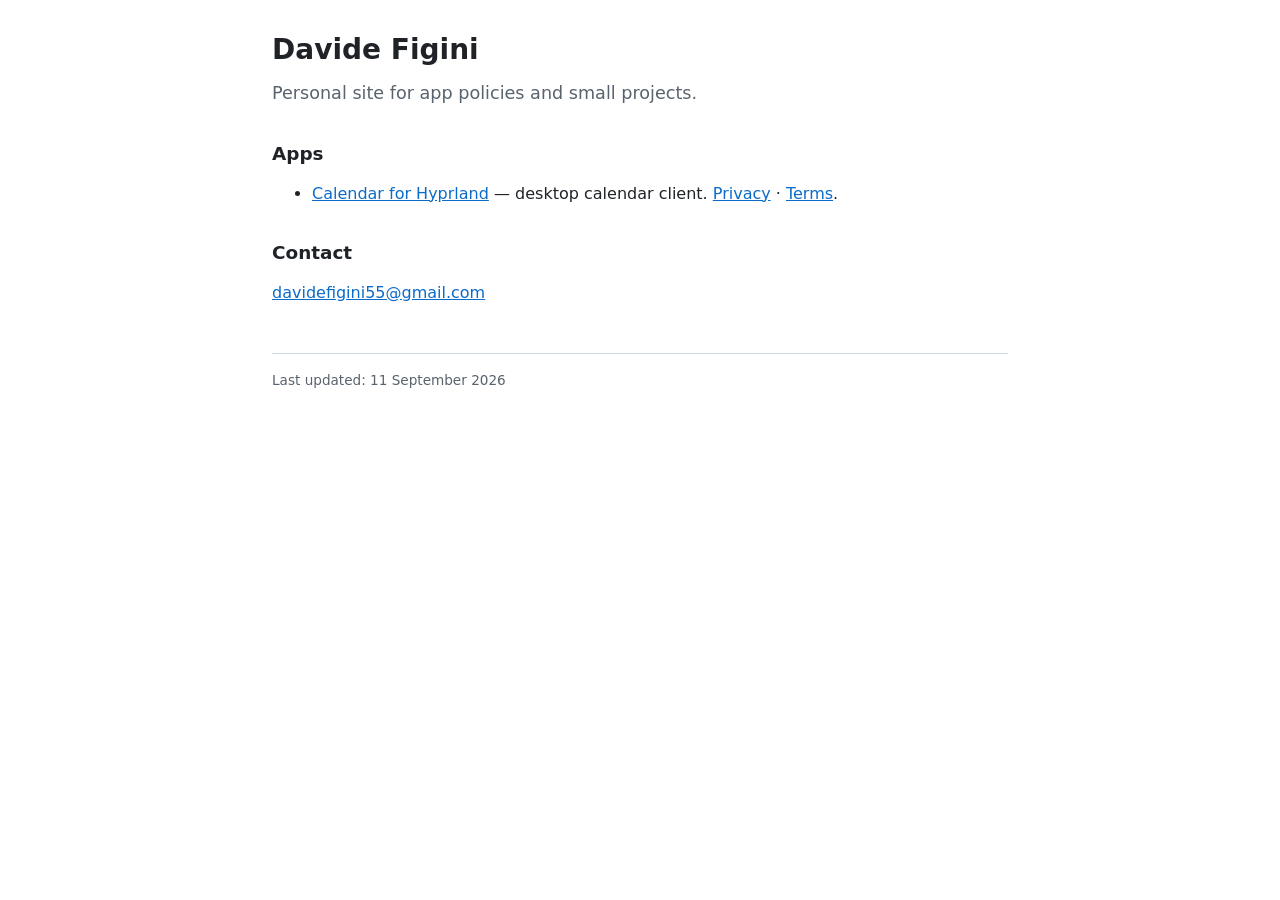
<file: index.html>
<!DOCTYPE html>
<html lang="en">
<head>
<meta charset="utf-8">
<meta name="viewport" content="width=device-width, initial-scale=1">
<title>Davide Figini</title>
<meta name="description" content="Personal GitHub Pages site.">
<link rel="stylesheet" href="style.css">
</head>
<body>
<main>
<h1>Davide Figini</h1>

<p class="lead">Personal site for app policies and small projects.</p>

<h2>Apps</h2>
<ul>
<li>
<a href="calendar-for-hyprland/">Calendar for Hyprland</a> &mdash; desktop calendar client.
<a href="calendar-for-hyprland/privacy.html">Privacy</a> &middot;
<a href="calendar-for-hyprland/terms.html">Terms</a>.
</li>
</ul>

<h2>Contact</h2>
<p><a href="mailto:davidefigini55@gmail.com">davidefigini55@gmail.com</a></p>
</main>

<footer>Last updated: 11 September 2026</footer>
</body>
</html>
</file>
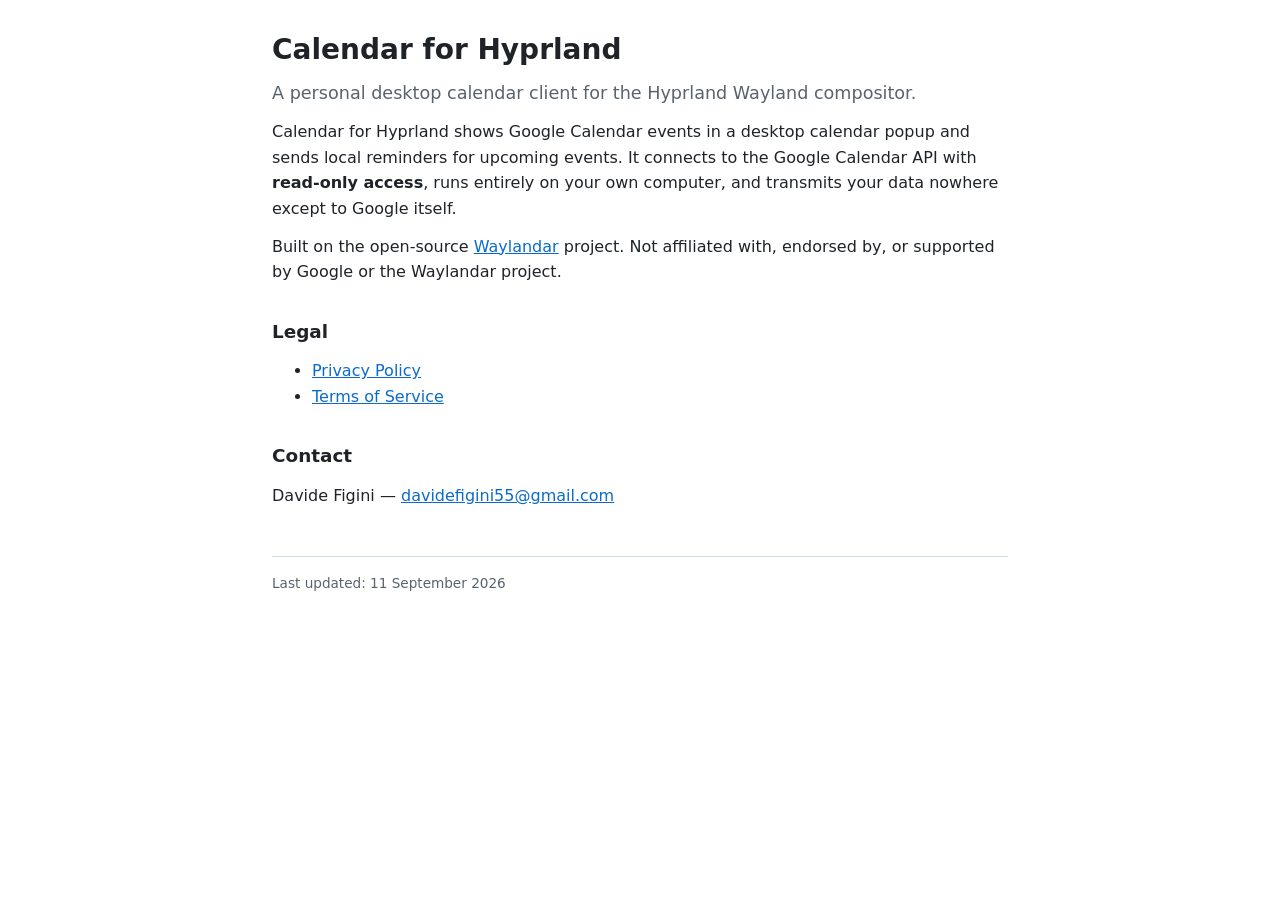
<file: calendar-for-hyprland/index.html>
<!DOCTYPE html>
<html lang="en">
<head>
<meta charset="utf-8">
<meta name="viewport" content="width=device-width, initial-scale=1">
<title>Calendar for Hyprland</title>
<meta name="description" content="A personal desktop calendar client for the Hyprland Wayland compositor.">
<link rel="stylesheet" href="../style.css">
</head>
<body>
<main>
<h1>Calendar for Hyprland</h1>

<p class="lead">A personal desktop calendar client for the Hyprland Wayland compositor.</p>

<p>
Calendar for Hyprland shows Google Calendar events in a desktop calendar popup and
sends local reminders for upcoming events. It connects to the Google Calendar API
with <strong>read-only access</strong>, runs entirely on your own computer, and
transmits your data nowhere except to Google itself.
</p>

<p>
Built on the open-source <a href="https://github.com/samjoshuadud/waylandar">Waylandar</a> project.
Not affiliated with, endorsed by, or supported by Google or the Waylandar project.
</p>

<h2>Legal</h2>
<ul>
<li><a href="privacy.html">Privacy Policy</a></li>
<li><a href="terms.html">Terms of Service</a></li>
</ul>

<h2>Contact</h2>
<p>Davide Figini &mdash; <a href="mailto:davidefigini55@gmail.com">davidefigini55@gmail.com</a></p>
</main>

<footer>Last updated: 11 September 2026</footer>
</body>
</html>
</file>
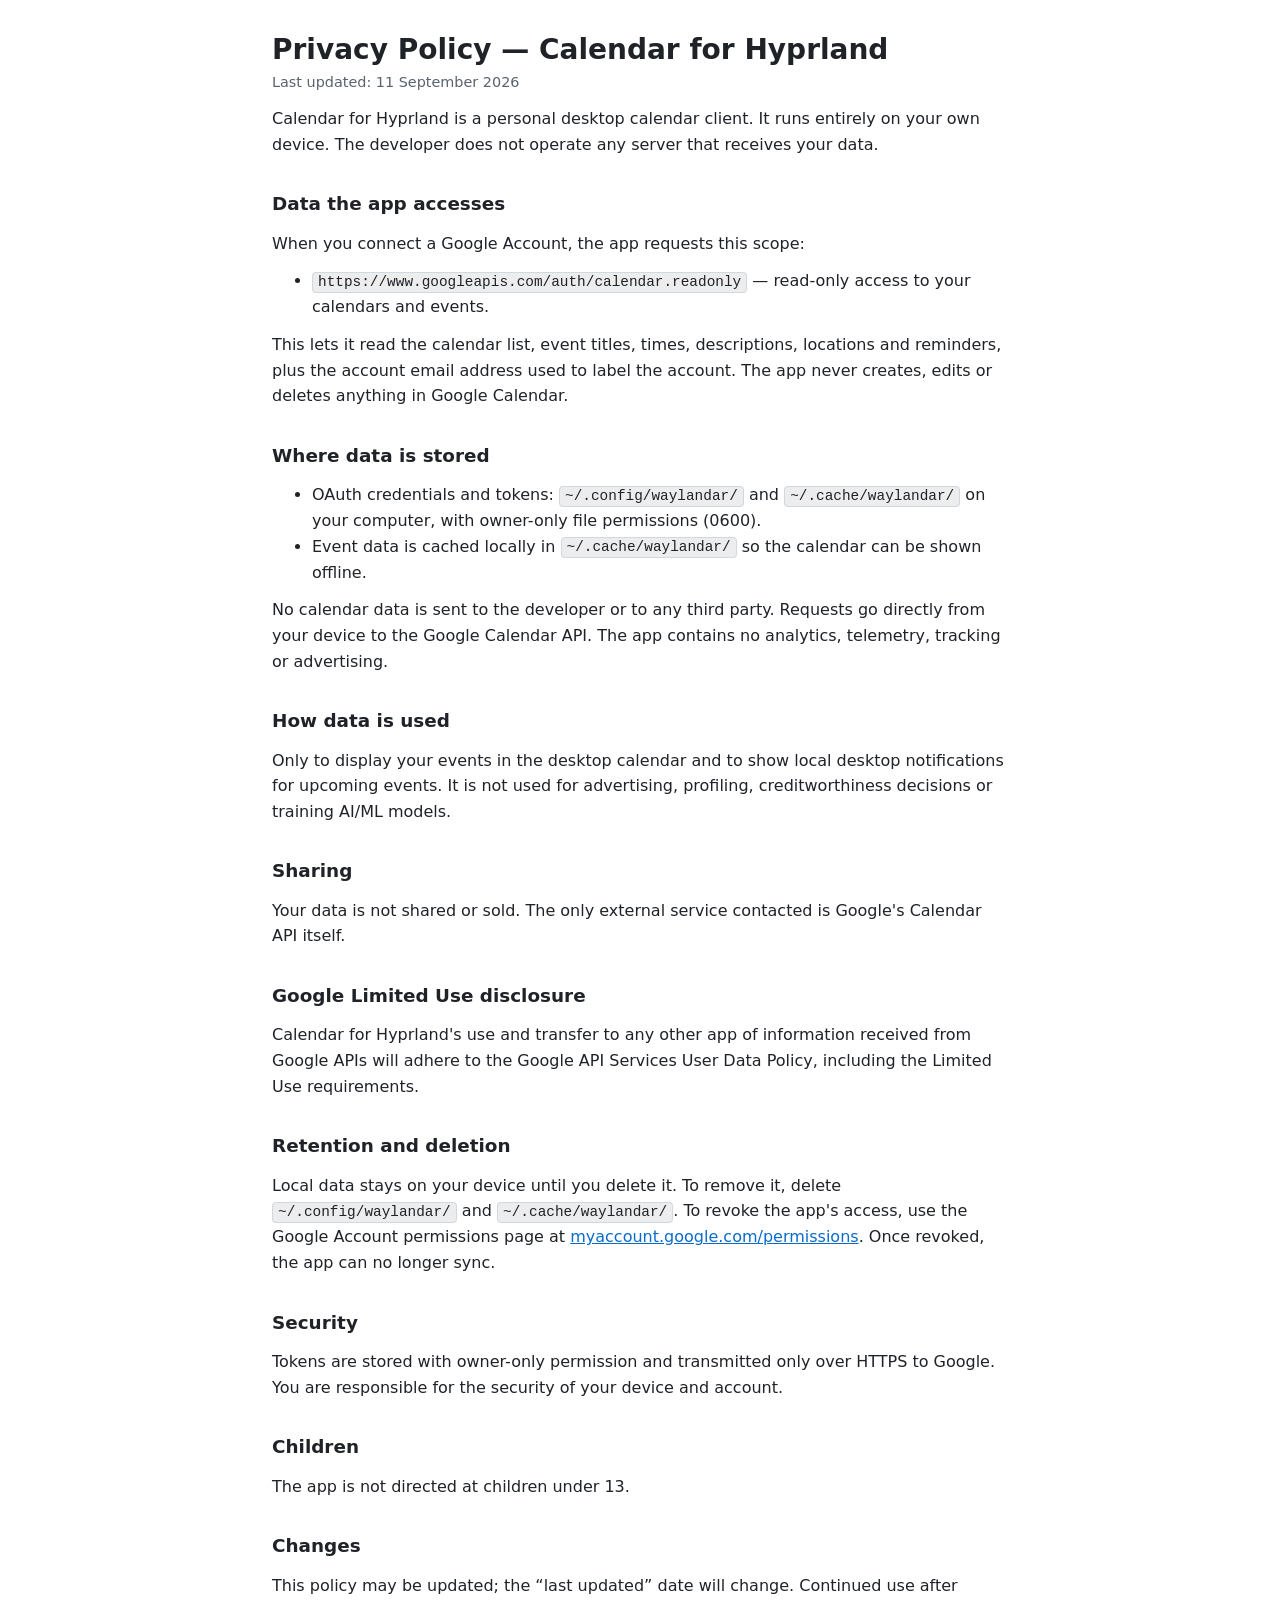
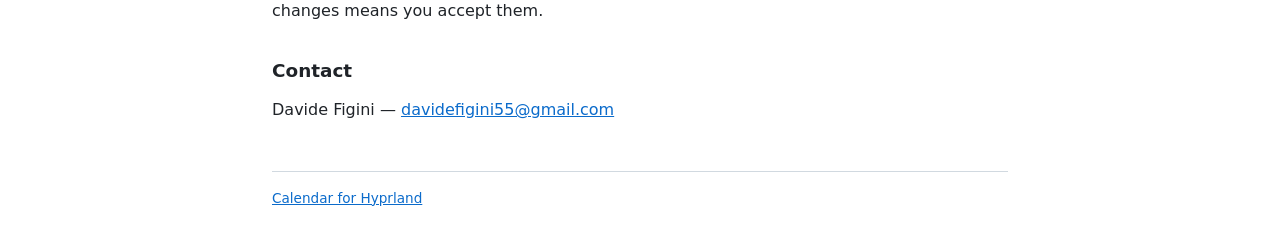
<file: privacy.html>
<!DOCTYPE html>
<html lang="en">
<head>
<meta charset="utf-8">
<meta name="viewport" content="width=device-width, initial-scale=1">
<title>Privacy Policy &mdash; Calendar for Hyprland</title>
<meta name="description" content="Privacy Policy for Calendar for Hyprland.">
<link rel="stylesheet" href="style.css">
</head>
<body>
<main>
<h1>Privacy Policy &mdash; Calendar for Hyprland</h1>
<p class="updated">Last updated: 11 September 2026</p>

<p>
Calendar for Hyprland is a personal desktop calendar client. It runs entirely on
your own device. The developer does not operate any server that receives your data.
</p>

<h2>Data the app accesses</h2>
<p>When you connect a Google Account, the app requests this scope:</p>
<ul>
<li><code>https://www.googleapis.com/auth/calendar.readonly</code> &mdash; read-only access to your calendars and events.</li>
</ul>
<p>
This lets it read the calendar list, event titles, times, descriptions, locations
and reminders, plus the account email address used to label the account. The app
never creates, edits or deletes anything in Google Calendar.
</p>

<h2>Where data is stored</h2>
<ul>
<li>OAuth credentials and tokens: <code>~/.config/waylandar/</code> and
<code>~/.cache/waylandar/</code> on your computer, with owner-only file
permissions (0600).</li>
<li>Event data is cached locally in <code>~/.cache/waylandar/</code> so the
calendar can be shown offline.</li>
</ul>
<p>
No calendar data is sent to the developer or to any third party. Requests go
directly from your device to the Google Calendar API. The app contains no
analytics, telemetry, tracking or advertising.
</p>

<h2>How data is used</h2>
<p>
Only to display your events in the desktop calendar and to show local desktop
notifications for upcoming events. It is not used for advertising, profiling,
creditworthiness decisions or training AI/ML models.
</p>

<h2>Sharing</h2>
<p>
Your data is not shared or sold. The only external service contacted is Google's
Calendar API itself.
</p>

<h2>Google Limited Use disclosure</h2>
<p>
Calendar for Hyprland's use and transfer to any other app of information received
from Google APIs will adhere to the Google API Services User Data Policy,
including the Limited Use requirements.
</p>

<h2>Retention and deletion</h2>
<p>
Local data stays on your device until you delete it. To remove it, delete
<code>~/.config/waylandar/</code> and <code>~/.cache/waylandar/</code>. To revoke
the app's access, use the Google Account permissions page at
<a href="https://myaccount.google.com/permissions">myaccount.google.com/permissions</a>.
Once revoked, the app can no longer sync.
</p>

<h2>Security</h2>
<p>
Tokens are stored with owner-only permission and transmitted only over HTTPS to
Google. You are responsible for the security of your device and account.
</p>

<h2>Children</h2>
<p>The app is not directed at children under 13.</p>

<h2>Changes</h2>
<p>
This policy may be updated; the &ldquo;last updated&rdquo; date will change.
Continued use after changes means you accept them.
</p>

<h2>Contact</h2>
<p>Davide Figini &mdash; <a href="mailto:davidefigini55@gmail.com">davidefigini55@gmail.com</a></p>
</main>

<footer><a href="./">Calendar for Hyprland</a></footer>
</body>
</html>
</file>
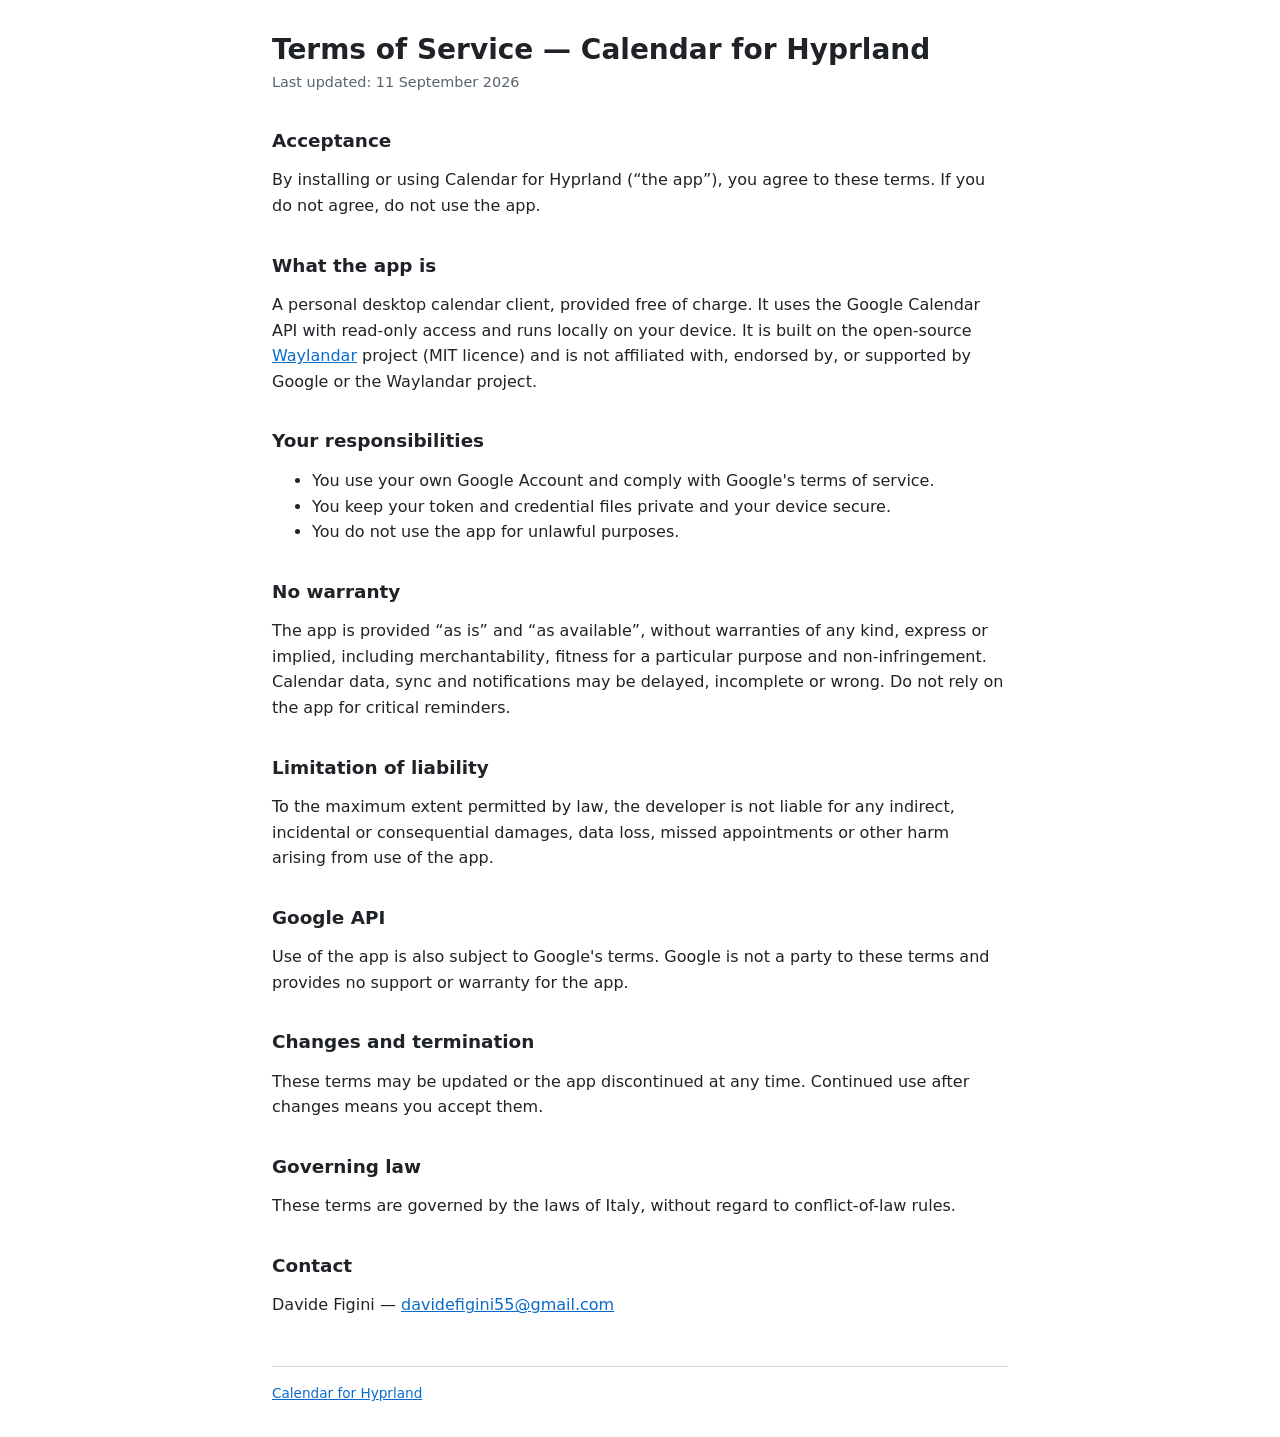
<file: terms.html>
<!DOCTYPE html>
<html lang="en">
<head>
<meta charset="utf-8">
<meta name="viewport" content="width=device-width, initial-scale=1">
<title>Terms of Service &mdash; Calendar for Hyprland</title>
<meta name="description" content="Terms of Service for Calendar for Hyprland.">
<link rel="stylesheet" href="style.css">
</head>
<body>
<main>
<h1>Terms of Service &mdash; Calendar for Hyprland</h1>
<p class="updated">Last updated: 11 September 2026</p>

<h2>Acceptance</h2>
<p>
By installing or using Calendar for Hyprland (&ldquo;the app&rdquo;), you agree to
these terms. If you do not agree, do not use the app.
</p>

<h2>What the app is</h2>
<p>
A personal desktop calendar client, provided free of charge. It uses the Google
Calendar API with read-only access and runs locally on your device. It is built on
the open-source <a href="https://github.com/samjoshuadud/waylandar">Waylandar</a>
project (MIT licence) and is not affiliated with, endorsed by, or supported by
Google or the Waylandar project.
</p>

<h2>Your responsibilities</h2>
<ul>
<li>You use your own Google Account and comply with Google's terms of service.</li>
<li>You keep your token and credential files private and your device secure.</li>
<li>You do not use the app for unlawful purposes.</li>
</ul>

<h2>No warranty</h2>
<p>
The app is provided &ldquo;as is&rdquo; and &ldquo;as available&rdquo;, without
warranties of any kind, express or implied, including merchantability, fitness for
a particular purpose and non-infringement. Calendar data, sync and notifications
may be delayed, incomplete or wrong. Do not rely on the app for critical reminders.
</p>

<h2>Limitation of liability</h2>
<p>
To the maximum extent permitted by law, the developer is not liable for any
indirect, incidental or consequential damages, data loss, missed appointments or
other harm arising from use of the app.
</p>

<h2>Google API</h2>
<p>
Use of the app is also subject to Google's terms. Google is not a party to these
terms and provides no support or warranty for the app.
</p>

<h2>Changes and termination</h2>
<p>
These terms may be updated or the app discontinued at any time. Continued use
after changes means you accept them.
</p>

<h2>Governing law</h2>
<p>
These terms are governed by the laws of Italy, without regard to conflict-of-law
rules.
</p>

<h2>Contact</h2>
<p>Davide Figini &mdash; <a href="mailto:davidefigini55@gmail.com">davidefigini55@gmail.com</a></p>
</main>

<footer><a href="./">Calendar for Hyprland</a></footer>
</body>
</html>
</file>
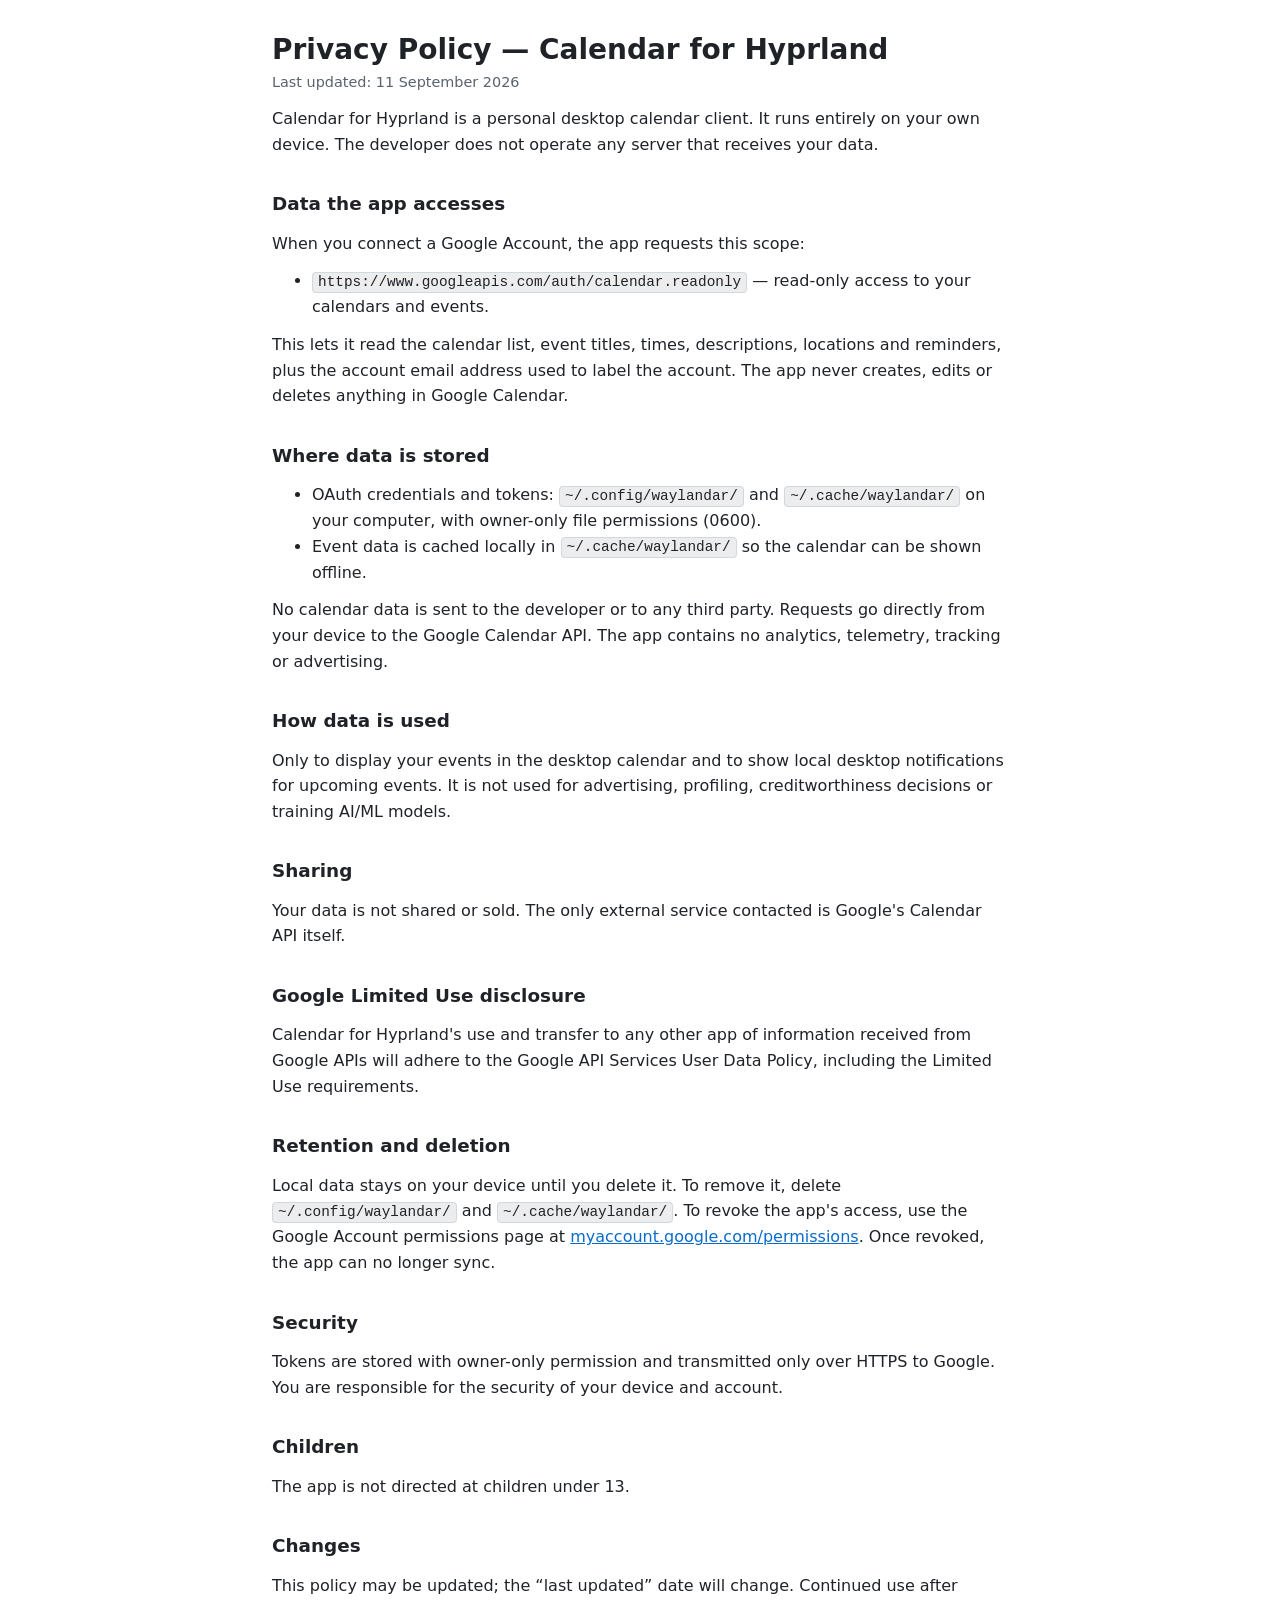
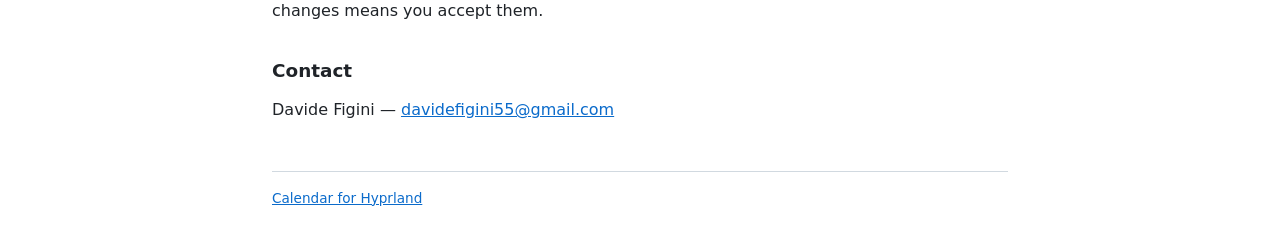
<file: calendar-for-hyprland/privacy.html>
<!DOCTYPE html>
<html lang="en">
<head>
<meta charset="utf-8">
<meta name="viewport" content="width=device-width, initial-scale=1">
<title>Privacy Policy &mdash; Calendar for Hyprland</title>
<meta name="description" content="Privacy Policy for Calendar for Hyprland.">
<link rel="stylesheet" href="../style.css">
</head>
<body>
<main>
<h1>Privacy Policy &mdash; Calendar for Hyprland</h1>
<p class="updated">Last updated: 11 September 2026</p>

<p>
Calendar for Hyprland is a personal desktop calendar client. It runs entirely on
your own device. The developer does not operate any server that receives your data.
</p>

<h2>Data the app accesses</h2>
<p>When you connect a Google Account, the app requests this scope:</p>
<ul>
<li><code>https://www.googleapis.com/auth/calendar.readonly</code> &mdash; read-only access to your calendars and events.</li>
</ul>
<p>
This lets it read the calendar list, event titles, times, descriptions, locations
and reminders, plus the account email address used to label the account. The app
never creates, edits or deletes anything in Google Calendar.
</p>

<h2>Where data is stored</h2>
<ul>
<li>OAuth credentials and tokens: <code>~/.config/waylandar/</code> and
<code>~/.cache/waylandar/</code> on your computer, with owner-only file
permissions (0600).</li>
<li>Event data is cached locally in <code>~/.cache/waylandar/</code> so the
calendar can be shown offline.</li>
</ul>
<p>
No calendar data is sent to the developer or to any third party. Requests go
directly from your device to the Google Calendar API. The app contains no
analytics, telemetry, tracking or advertising.
</p>

<h2>How data is used</h2>
<p>
Only to display your events in the desktop calendar and to show local desktop
notifications for upcoming events. It is not used for advertising, profiling,
creditworthiness decisions or training AI/ML models.
</p>

<h2>Sharing</h2>
<p>
Your data is not shared or sold. The only external service contacted is Google's
Calendar API itself.
</p>

<h2>Google Limited Use disclosure</h2>
<p>
Calendar for Hyprland's use and transfer to any other app of information received
from Google APIs will adhere to the Google API Services User Data Policy,
including the Limited Use requirements.
</p>

<h2>Retention and deletion</h2>
<p>
Local data stays on your device until you delete it. To remove it, delete
<code>~/.config/waylandar/</code> and <code>~/.cache/waylandar/</code>. To revoke
the app's access, use the Google Account permissions page at
<a href="https://myaccount.google.com/permissions">myaccount.google.com/permissions</a>.
Once revoked, the app can no longer sync.
</p>

<h2>Security</h2>
<p>
Tokens are stored with owner-only permission and transmitted only over HTTPS to
Google. You are responsible for the security of your device and account.
</p>

<h2>Children</h2>
<p>The app is not directed at children under 13.</p>

<h2>Changes</h2>
<p>
This policy may be updated; the &ldquo;last updated&rdquo; date will change.
Continued use after changes means you accept them.
</p>

<h2>Contact</h2>
<p>Davide Figini &mdash; <a href="mailto:davidefigini55@gmail.com">davidefigini55@gmail.com</a></p>
</main>

<footer><a href="./">Calendar for Hyprland</a></footer>
</body>
</html>
</file>
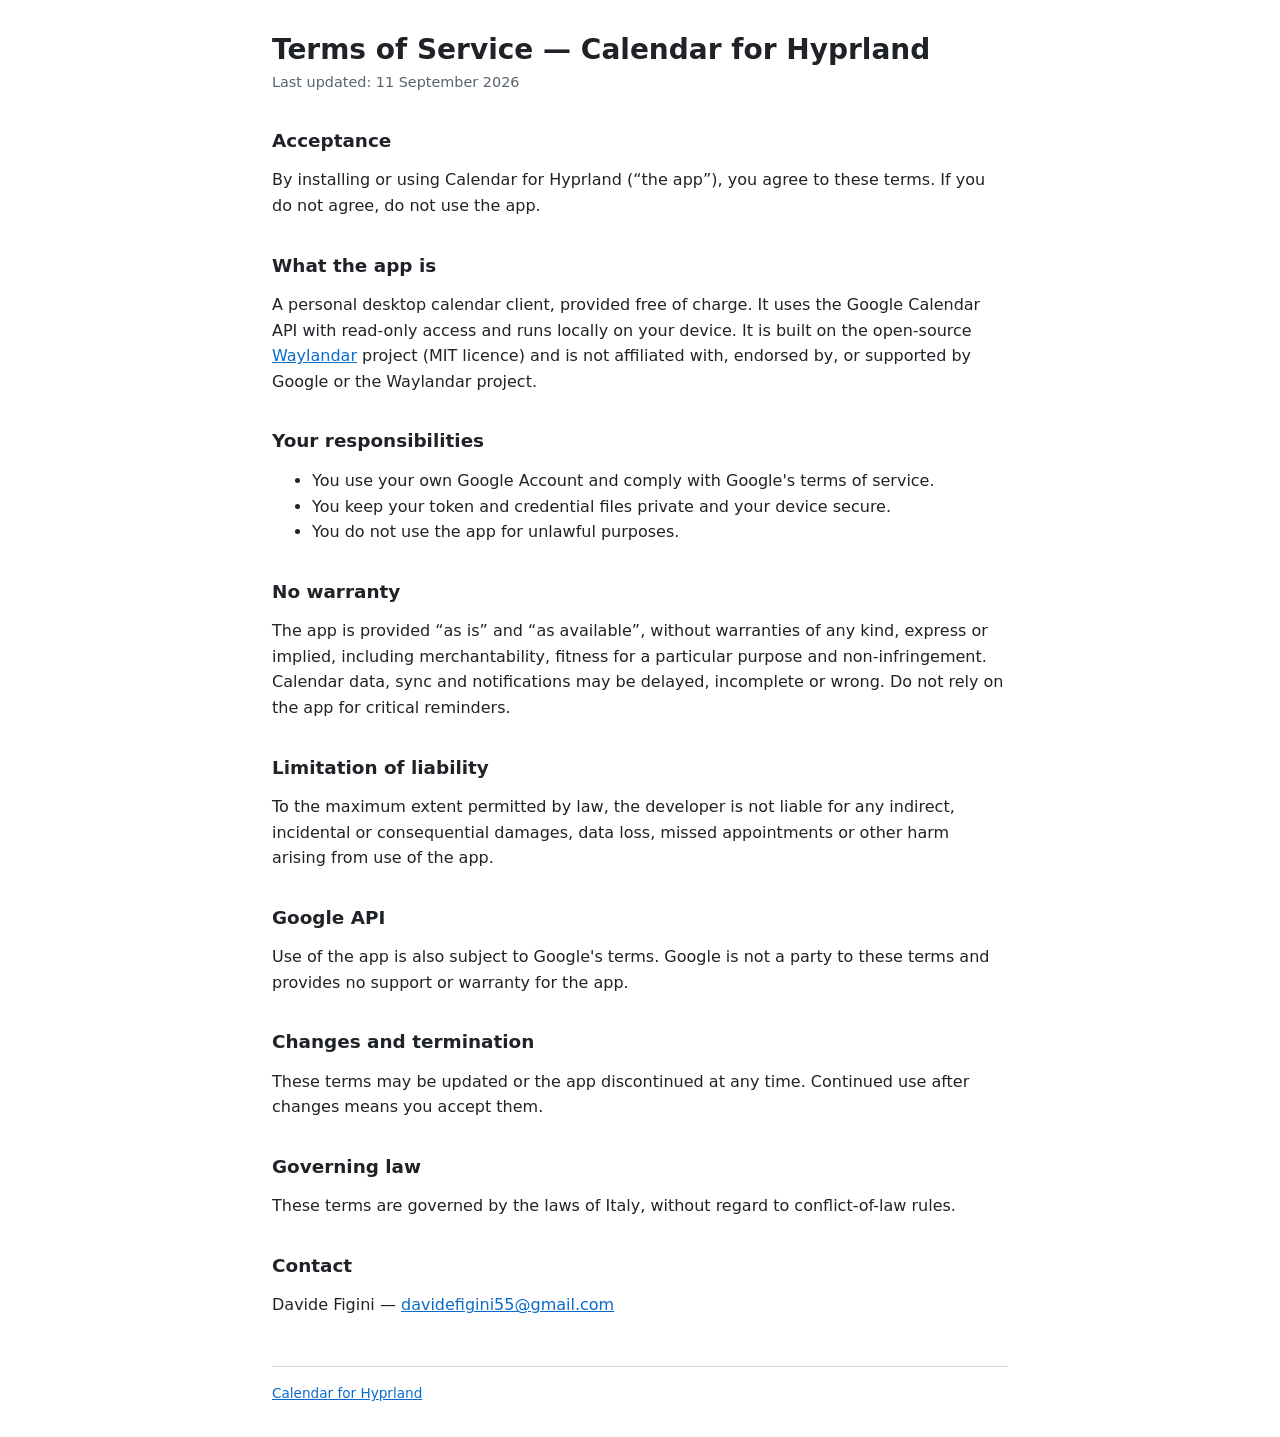
<file: calendar-for-hyprland/terms.html>
<!DOCTYPE html>
<html lang="en">
<head>
<meta charset="utf-8">
<meta name="viewport" content="width=device-width, initial-scale=1">
<title>Terms of Service &mdash; Calendar for Hyprland</title>
<meta name="description" content="Terms of Service for Calendar for Hyprland.">
<link rel="stylesheet" href="../style.css">
</head>
<body>
<main>
<h1>Terms of Service &mdash; Calendar for Hyprland</h1>
<p class="updated">Last updated: 11 September 2026</p>

<h2>Acceptance</h2>
<p>
By installing or using Calendar for Hyprland (&ldquo;the app&rdquo;), you agree to
these terms. If you do not agree, do not use the app.
</p>

<h2>What the app is</h2>
<p>
A personal desktop calendar client, provided free of charge. It uses the Google
Calendar API with read-only access and runs locally on your device. It is built on
the open-source <a href="https://github.com/samjoshuadud/waylandar">Waylandar</a>
project (MIT licence) and is not affiliated with, endorsed by, or supported by
Google or the Waylandar project.
</p>

<h2>Your responsibilities</h2>
<ul>
<li>You use your own Google Account and comply with Google's terms of service.</li>
<li>You keep your token and credential files private and your device secure.</li>
<li>You do not use the app for unlawful purposes.</li>
</ul>

<h2>No warranty</h2>
<p>
The app is provided &ldquo;as is&rdquo; and &ldquo;as available&rdquo;, without
warranties of any kind, express or implied, including merchantability, fitness for
a particular purpose and non-infringement. Calendar data, sync and notifications
may be delayed, incomplete or wrong. Do not rely on the app for critical reminders.
</p>

<h2>Limitation of liability</h2>
<p>
To the maximum extent permitted by law, the developer is not liable for any
indirect, incidental or consequential damages, data loss, missed appointments or
other harm arising from use of the app.
</p>

<h2>Google API</h2>
<p>
Use of the app is also subject to Google's terms. Google is not a party to these
terms and provides no support or warranty for the app.
</p>

<h2>Changes and termination</h2>
<p>
These terms may be updated or the app discontinued at any time. Continued use
after changes means you accept them.
</p>

<h2>Governing law</h2>
<p>
These terms are governed by the laws of Italy, without regard to conflict-of-law
rules.
</p>

<h2>Contact</h2>
<p>Davide Figini &mdash; <a href="mailto:davidefigini55@gmail.com">davidefigini55@gmail.com</a></p>
</main>

<footer><a href="./">Calendar for Hyprland</a></footer>
</body>
</html>
</file>
<file: style.css>
:root {
  --bg: #ffffff;
  --fg: #1f2328;
  --muted: #59636e;
  --link: #0b6bcb;
  --border: #d1d9e0;
}

@media (prefers-color-scheme: dark) {
  :root {
    --bg: #1c2128;
    --fg: #e6edf3;
    --muted: #9198a1;
    --link: #6cb6ff;
    --border: #3d444d;
  }
}

* {
  box-sizing: border-box;
}

body {
  margin: 0;
  padding: 2rem 1rem;
  background: var(--bg);
  color: var(--fg);
  font-family: system-ui, -apple-system, "Segoe UI", Roboto, Helvetica, Arial, sans-serif;
  line-height: 1.6;
  -webkit-text-size-adjust: 100%;
}

main {
  max-width: 46rem;
  margin: 0 auto;
}

h1 {
  font-size: 1.75rem;
  line-height: 1.25;
  margin: 0 0 0.25rem;
}

h2 {
  font-size: 1.15rem;
  margin: 2rem 0 0.5rem;
}

p, ul {
  margin: 0.75rem 0;
}

.lead {
  font-size: 1.1rem;
  color: var(--muted);
}

.updated {
  color: var(--muted);
  font-size: 0.9rem;
  margin-top: 0;
}

a {
  color: var(--link);
}

code {
  font-family: ui-monospace, SFMono-Regular, "SF Mono", Menlo, Consolas, monospace;
  font-size: 0.9em;
  background: color-mix(in srgb, var(--fg) 8%, transparent);
  border: 1px solid var(--border);
  border-radius: 4px;
  padding: 0.1em 0.35em;
}

footer {
  max-width: 46rem;
  margin: 3rem auto 0;
  padding-top: 1rem;
  border-top: 1px solid var(--border);
  color: var(--muted);
  font-size: 0.85rem;
}
</file>
